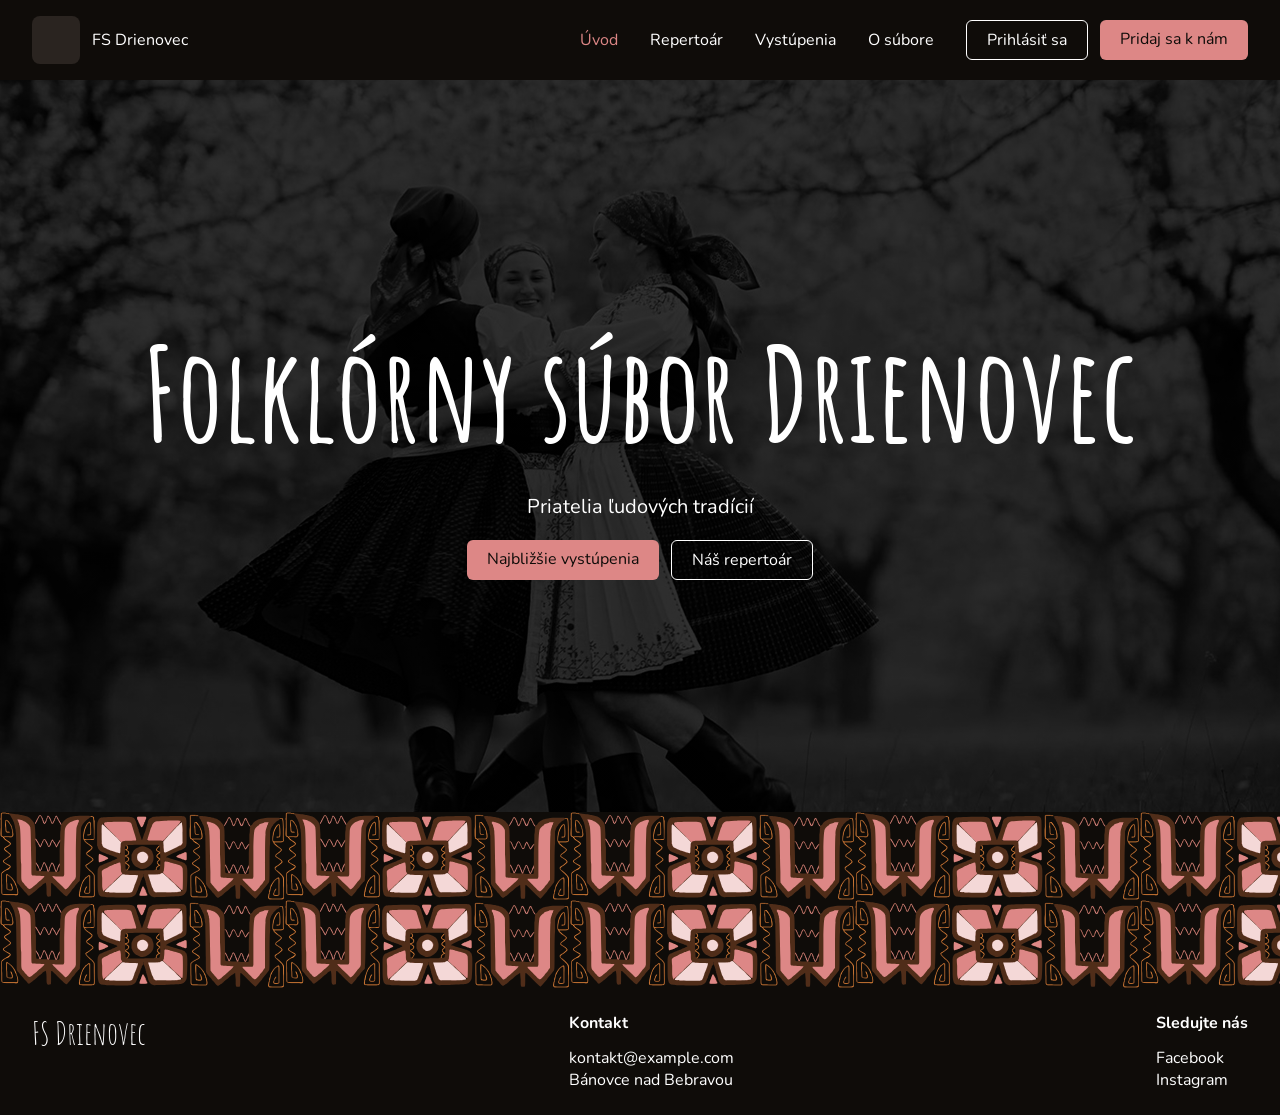
<file: html/index.html>
<!DOCTYPE html>
<html lang="sk">
<head>
    <meta charset="UTF-8">
    <!-- AI (Claude): viewport – mobil vykreslí stránku v skutočnej šírke zariadenia, bez neho nefungujú media queries -->
    <meta name="viewport" content="width=device-width, initial-scale=1">
    <title>FS Drienovec</title>
    <!-- Písma Amatic SC a Nunito. Zdroj: fonts.google.com -->
    <link rel="stylesheet"
          href="https://fonts.googleapis.com/css2?family=Amatic+SC:wght@700&family=Nunito:wght@400;700&display=swap">
    <!-- AI (Claude): relatívna cesta (bez lomky na začiatku), aby CSS fungovalo aj pri otvorení dvojklikom (file://) -->
    <link rel="stylesheet" href="css/style.css">
</head>
<body class="public">
<!-- AI (Claude): obsah hlavičky, main a päty podľa Wireframu 1 (verejná varianta hlavičky) -->
<header class="site-header">
    <!-- logo + názov sú jeden odkaz na úvod; alt je prázdny, lebo názov je hneď vedľa ako text -->
    <a class="brand" href="index.html">
        <img src="img/logo.svg" alt="" width="48" height="48">
        <span>FS Drienovec</span>
    </a>

    <nav aria-label="Hlavná navigácia">
        <ul>
            <li><a href="index.html" aria-current="page">Úvod</a></li>
            <li><a href="#">Repertoár</a></li>
            <li><a href="#">Vystúpenia</a></li>
            <li><a href="#">O súbore</a></li>
        </ul>
    </nav>

    <!-- odkazy (a), nie tlačidlá (button): vedú na inú stránku, nevykonávajú akciu -->
    <div class="header-actions">
        <a class="btn btn-outline" href="#">Prihlásiť sa</a>
        <a class="btn btn-primary" href="#">Pridaj sa k nám</a>
    </div>
</header>

<main>
    <section class="hero">
        <h1>Folklórny súbor Drienovec</h1>
        <p>Priatelia ľudových tradícií</p>
        <div class="hero-actions">
            <!-- AI (Claude): tlačidlá úvodného bloku, používajú existujúce triedy btn, btn-primary, btn-outline -->
            <a class="btn btn-primary" href="#">Najbližšie vystúpenia</a>
            <a class="btn btn-outline" href="#">Náš repertoár</a>
        </div>
        <div class="lem" aria-hidden="true"></div>
    </section>
</main>

<div class="lem" aria-hidden="true"></div>

<footer class="site-footer">
    <div>
        <p class="footer-name">FS Drienovec</p>
    </div>

    <div>
        <h2>Kontakt</h2>
        <!-- address = kontaktné údaje vlastníka stránky -->
        <address>
            <a href="mailto:kontakt@example.com">kontakt@example.com</a><br>
            Bánovce nad Bebravou
        </address>
    </div>

    <div>
        <h2>Sledujte nás</h2>
        <ul>
            <li><a href="#">Facebook</a></li>
            <li><a href="#">Instagram</a></li>
        </ul>
    </div>
</footer>
<!-- AI (Claude): koniec doplneného kódu -->
</body>
</html>
</file>
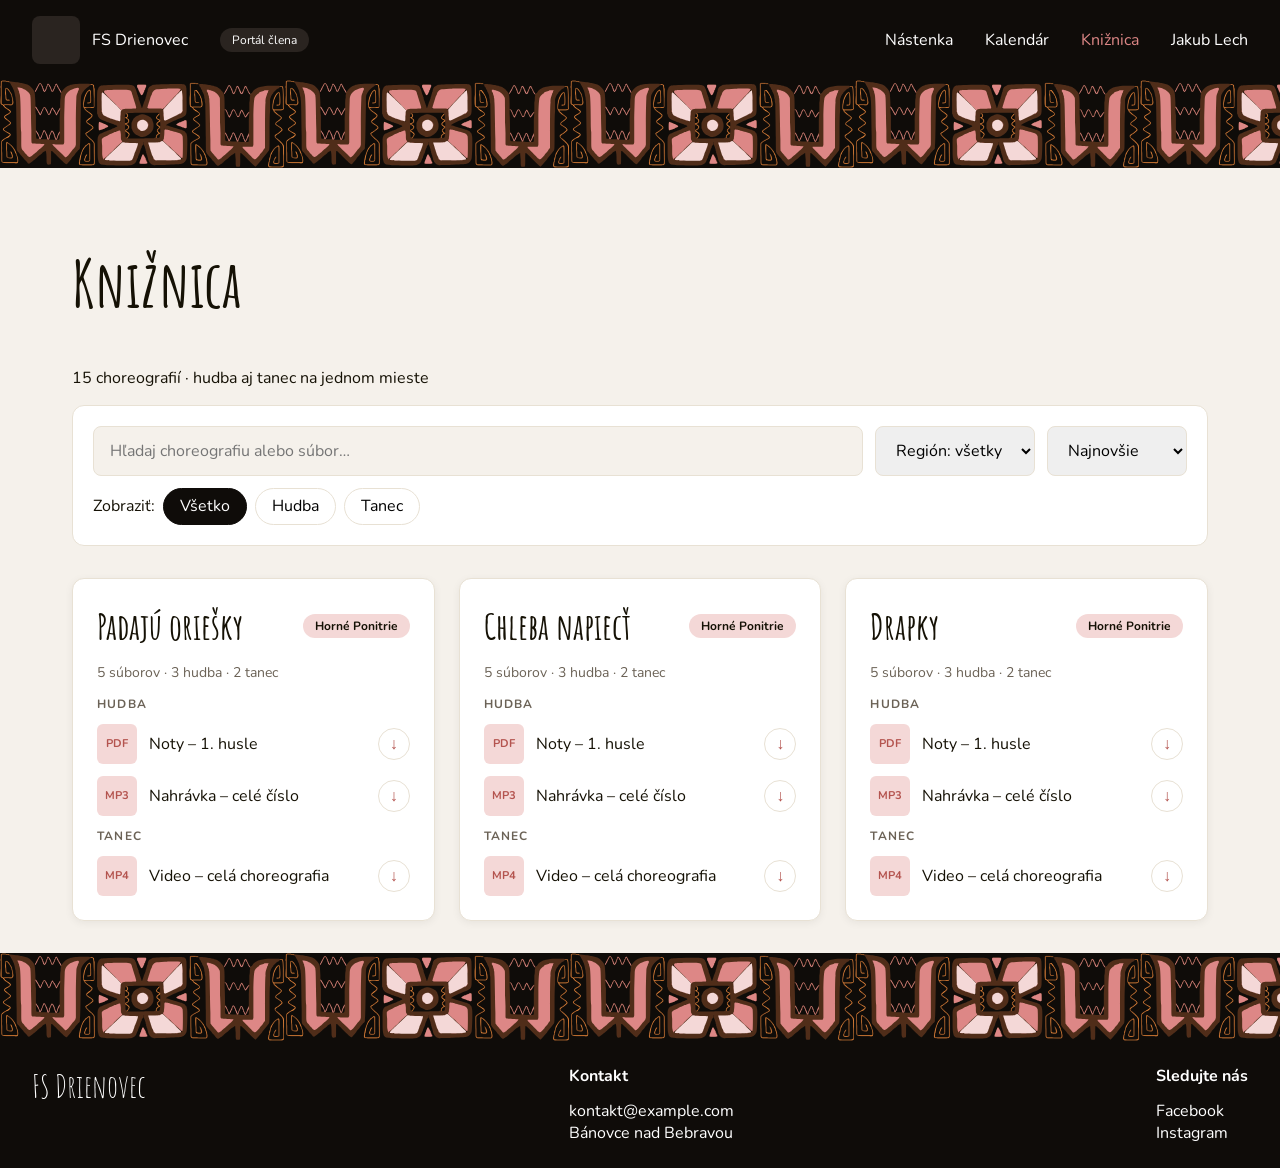
<file: html/kniznica.html>
<!DOCTYPE html>
<html lang="sk">
<head>
    <meta charset="UTF-8">
    <!-- AI (Claude): viewport – mobil vykreslí stránku v skutočnej šírke zariadenia, bez neho nefungujú media queries -->
    <meta name="viewport" content="width=device-width, initial-scale=1">
    <title>Knižnica - FS Drienovec</title>
    <!-- Písma Amatic SC a Nunito. Zdroj: fonts.google.com -->
    <link rel="stylesheet"
          href="https://fonts.googleapis.com/css2?family=Amatic+SC:wght@700&family=Nunito:wght@400;700&display=swap">
    <!-- AI (Claude): relatívna cesta (bez lomky na začiatku), aby CSS fungovalo aj pri otvorení dvojklikom (file://) -->
    <link rel="stylesheet" href="css/style.css">
</head>
<body>
<!-- AI (Claude): obsah hlavičky, main a päty podľa Wireframu 1 (verejná varianta hlavičky) -->
<header class="site-header">
    <!-- logo + názov sú jeden odkaz na úvod; alt je prázdny, lebo názov je hneď vedľa ako text -->
    <a class="brand" href="index.html">
        <img src="img/logo.svg" alt="" width="48" height="48">
        <span>FS Drienovec</span>
    </a>

    <span class="badge">Portál člena</span>

    <nav aria-label="Hlavná navigácia">
        <ul>
            <li><a href="#">Nástenka</a></li>
            <li><a href="#">Kalendár</a></li>
            <li><a href="kniznica.html" aria-current="page">Knižnica</a></li>
        </ul>
    </nav>

    <!-- odkazy (a), nie tlačidlá (button): vedú na inú stránku, nevykonávajú akciu -->
    <a class="user" href="#">Jakub Lech</a>
</header>

<div class="lem" aria-hidden="true"></div>

<main class="page">
    <h1>Knižnica</h1>
    <p>15 choreografií · hudba aj tanec na jednom mieste</p>
    <form class="filters">
        <input type="search" placeholder="Hľadaj choreografiu alebo súbor…" aria-label="Hľadať">

        <select aria-label="Región">
            <option>Región: všetky</option>
            <option>Horné Ponitrie</option>
            <option>Trenčianske</option>
            <option>Liptov</option>
        </select>

        <select aria-label="Zoradenie">
            <option>Najnovšie</option>
            <option>Podľa názvu</option>
        </select>

        <div class="toggle">
            <span>Zobraziť:</span>
            <button type="button" class="active">Všetko</button>
            <button type="button">Hudba</button>
            <button type="button">Tanec</button>
        </div>
    </form>

    <div class="cards">
        <article class="card">
            <header class="card-header">
                <h2>Padajú oriešky</h2>
                <span class="region">Horné Ponitrie</span>
            </header>
            <p class="card-meta">5 súborov · 3 hudba · 2 tanec</p>

            <h3>Hudba</h3>
            <ul class="materials">
                <li>
                    <span class="file-type">PDF</span>
                    <span class="file-name">Noty – 1. husle</span>
                    <a href="#" download aria-label="Stiahnuť">↓</a>
                </li>
                <li>
                    <span class="file-type">MP3</span>
                    <span class="file-name">Nahrávka – celé číslo</span>
                    <a href="#" download aria-label="Stiahnuť">↓</a>
                </li>
            </ul>

            <h3>Tanec</h3>
            <ul class="materials">
                <li>
                    <span class="file-type">MP4</span>
                    <span class="file-name">Video – celá choreografia</span>
                    <a href="#" download aria-label="Stiahnuť">↓</a>
                </li>
            </ul>
        </article>

        <article class="card">
            <header class="card-header">
                <h2>Chleba napiecť</h2>
                <span class="region">Horné Ponitrie</span>
            </header>
            <p class="card-meta">5 súborov · 3 hudba · 2 tanec</p>

            <h3>Hudba</h3>
            <ul class="materials">
                <li>
                    <span class="file-type">PDF</span>
                    <span class="file-name">Noty – 1. husle</span>
                    <a href="#" download aria-label="Stiahnuť">↓</a>
                </li>
                <li>
                    <span class="file-type">MP3</span>
                    <span class="file-name">Nahrávka – celé číslo</span>
                    <a href="#" download aria-label="Stiahnuť">↓</a>
                </li>
            </ul>

            <h3>Tanec</h3>
            <ul class="materials">
                <li>
                    <span class="file-type">MP4</span>
                    <span class="file-name">Video – celá choreografia</span>
                    <a href="#" download aria-label="Stiahnuť">↓</a>
                </li>
            </ul>
        </article>

        <article class="card">
            <header class="card-header">
                <h2>Drapky</h2>
                <span class="region">Horné Ponitrie</span>
            </header>
            <p class="card-meta">5 súborov · 3 hudba · 2 tanec</p>

            <h3>Hudba</h3>
            <ul class="materials">
                <li>
                    <span class="file-type">PDF</span>
                    <span class="file-name">Noty – 1. husle</span>
                    <a href="#" download aria-label="Stiahnuť">↓</a>
                </li>
                <li>
                    <span class="file-type">MP3</span>
                    <span class="file-name">Nahrávka – celé číslo</span>
                    <a href="#" download aria-label="Stiahnuť">↓</a>
                </li>
            </ul>

            <h3>Tanec</h3>
            <ul class="materials">
                <li>
                    <span class="file-type">MP4</span>
                    <span class="file-name">Video – celá choreografia</span>
                    <a href="#" download aria-label="Stiahnuť">↓</a>
                </li>
            </ul>
        </article>
    </div>
</main>
<div class="lem" aria-hidden="true"></div>
<footer class="site-footer">
    <div>
        <p class="footer-name">FS Drienovec</p>
    </div>

    <div>
        <h2>Kontakt</h2>
        <!-- address = kontaktné údaje vlastníka stránky -->
        <address>
            <a href="mailto:kontakt@example.com">kontakt@example.com</a><br>
            Bánovce nad Bebravou
        </address>
    </div>

    <div>
        <h2>Sledujte nás</h2>
        <ul>
            <li><a href="#">Facebook</a></li>
            <li><a href="#">Instagram</a></li>
        </ul>
    </div>
</footer>
<!-- AI (Claude): koniec doplneného kódu -->
</body>
</html>
</file>
<file: html/css/style.css>
/* AI (Claude): farby ako CSS premenné (prednáška 2, snímky 50–52) – hodnoty z dizajnu v CLAUDE.md */
:root {
    --color-bg: #F5F1EB; /* pozadie stránky */
    --color-text: #151105; /* bežný text */
    --color-accent: #DD8786; /* tlačidlá, aktívne menu */
    --color-dark: #0F0C09; /* navigácia a päta */
    --color-light: #FFFFFF; /* text na tmavom pozadí */
    --color-surface: #FFFFFF; /* biele karty a panely */
    --color-border: #E8E1D4; /* okraje kariet a polí */
    --color-accent-light: #F4D8D7; /* svetloružové štítky */
    --color-muted: #6B6256; /* tlmený sivý text */
    --color-accent-dark: #B4544F; /* tmavšia ružová na text */
}

* {
    box-sizing: border-box;
}

main {
    flex: 1;
}

body {
    font-family: Nunito, sans-serif;
    color: var(--color-text);
    background-color: var(--color-bg);
    margin: 0;
    min-height: 100vh;
    display: flex;
    flex-direction: column;
}

h1 {
    font-family: "Amatic SC", cursive;
    font-size: 4rem;
}

.site-header {
    background-color: var(--color-dark);
    display: flex;
    align-items: center;
    gap: 2rem;
    padding: 1rem 2rem;
    position: sticky;
    top: 0;
}

.site-header a {
    color: var(--color-light);
    text-decoration: none;
}

.site-header ul {
    display: flex;
    list-style: none;
    gap: 2rem;
    margin: 0;
    padding: 0;
}

.site-header nav {
    margin-left: auto;
}

.brand {
    display: flex;
    align-items: center;
    gap: 0.75rem;
}

.btn {
    padding: 0.5rem 1.25rem;
    border-radius: 6px;
    text-decoration: none;

}

.btn-primary {
    background-color: var(--color-accent);
    color: var(--color-dark);
}

.site-header .btn-primary {
    color: var(--color-dark);

}

.btn-outline {
    border: 1px solid var(--color-light);
    color: var(--color-light);
}

.header-actions, .hero-actions {
    display: flex;
    gap: 0.75rem;

}


.lem {
    height: 88px;
    background-color: var(--color-dark);
    background-image: url("../img/rybiansky-vzor.svg");
    background-repeat: repeat-x;
}

.public {
    /*fotografia: archív FS drienovec*/
    background-image: linear-gradient(rgba(0, 0, 0, 0.6), rgba(0, 0, 0, 0.6)), url("../img/fotka-pozadie.jpg");
    background-size: cover;
    background-position: center;
    background-attachment: fixed;
    --color-text: var(--color-light);
}

.hero {
    min-height: calc(100vh - 80px);
    display: flex;
    flex-direction: column;
    align-items: center;
    text-align: center;
}

.hero h1 {
    margin-top: auto;
    font-size: 8rem;
    margin-bottom: 0;
}

.hero .lem {
    margin-top: auto;
    align-self: stretch;
}

.hero p {
    font-size: 1.25rem;
}

.site-footer {
    background-color: var(--color-dark);
    color: var(--color-light);
    display: flex;
    justify-content: space-between;
    padding: 1.5rem 2rem;
}

.site-footer a {
    color: var(--color-light);
    text-decoration: none;
}

.site-footer h2 {
    font-size: 1rem;
    margin-top: 0;
}

.site-footer ul {
    list-style: none;
    margin: 0;
    padding: 0;
}

.footer-name {
    font-family: "Amatic SC", cursive;
    font-size: 2rem;
    margin: 0;
}

.site-footer address {
    font-style: normal;
}

.page {
    max-width: 1200px;
    margin: 0 auto;
    padding: 2rem;
    width: 100%;
}

.badge {
    background-color: #2A2420;
    font-size: 0.75rem;
    padding: 0.25rem 0.75rem;
    border-radius: 999px;
    color: var(--color-light);
}

.site-header a[aria-current="page"] {
    color: var(--color-accent);
}

.filters {
    background-color: var(--color-surface);
    border: 1px solid var(--color-border);
    border-radius: 12px;
    padding: 1.25rem;
    display: flex;
    flex-wrap: wrap;
    gap: 0.75rem;
}

.filters input {
    flex: 1;
    background-color: var(--color-bg);
}

.toggle {
    width: 100%;
    display: flex;
    align-items: center;
    gap: 0.5rem;
}

.filters input, .filters select {
    padding: 0.75rem 1rem;
    border: 1px solid var(--color-border);
    border-radius: 8px;
    font: inherit;
}

.toggle button {
    padding: 0.4rem 1rem;
    border: 1px solid var(--color-border);
    border-radius: 999px;
    background-color: var(--color-surface);
    font: inherit;
    cursor: pointer;
}

.toggle .active {
    background-color: var(--color-dark);
    color: var(--color-light);
    border-color: var(--color-dark);
}

.cards {
    display: grid;
    grid-template-columns: repeat(3, 1fr);
    gap: 1.5rem;
    margin-top: 2rem;
}

.card {
    background-color: var(--color-surface);
    border: 1px solid var(--color-border);
    border-radius: 12px;
    padding: 1.5rem;
    box-shadow: 0 2px 8px rgba(0, 0, 0, 0.06);
}

.card-header {
    display: flex;
    justify-content: space-between;
    align-items: center;
    gap: 1rem;
}

.card-header h2 {
    font-family: "Amatic SC", cursive;
    font-size: 2.25rem;
    margin: 0;
}

.region {
    background-color: var(--color-accent-light);
    border-radius: 999px;
    padding: 0.25rem 0.75rem;
    font-size: 0.75rem;
    font-weight: 700;
    white-space: nowrap;
}

.card-meta {
    color: var(--color-muted);
    font-size: 0.875rem;
}

.card h3 {
    color: var(--color-muted);
    font-size: 0.75rem;
    text-transform: uppercase;
    letter-spacing: 0.1em;
}

.materials {
    list-style: none;
    margin: 0;
    padding: 0;
    display: flex;
    flex-direction: column;
    gap: 0.75rem;
}

.materials li {
    display: flex;
    align-items: center;
    gap: 0.75rem;
}

.file-type {
    width: 40px;
    height: 40px;
    display: flex;
    align-items: center;
    justify-content: center;
    border-radius: 6px;
    background-color: var(--color-accent-light);
    color: var(--color-accent-dark);
    font-size: 0.7rem;
    font-weight: 700;
}

.file-name {
    flex: 1;
}

.materials a {
    width: 32px;
    height: 32px;
    display: flex;
    align-items: center;
    justify-content: center;
    border: 1px solid var(--color-border);
    border-radius: 50%;
    color: var(--color-accent-dark);
    text-decoration: none;
}

@media (max-width: 768px) {

    .cards {
        grid-template-columns: 1fr;
    }

    .hero h1 {
        font-size: 3.5rem;
    }

    .site-footer {
        flex-direction: column;
        gap: 1.5rem;
    }

    .site-header {
        flex-wrap: wrap;
        padding: 0.75rem 1rem;
        gap: 0.75rem;
    }

    .site-header nav {
        order: 3;
        width: 100%;
        margin-left: 0;
    }

    .site-header ul {
        flex-wrap: wrap;
        gap: 1rem;
    }

    .header-actions, .user {
        margin-left: auto;
    }

    .page {
        padding: 1rem;
    }

    .filters input {
        flex-basis: 100%;
    }

    .hero h1, .hero p, .hero-actions {
        padding: 0 1rem;
    }

    .hero-actions {
        flex-wrap: wrap;
        justify-content: center;
    }

}
</file>
